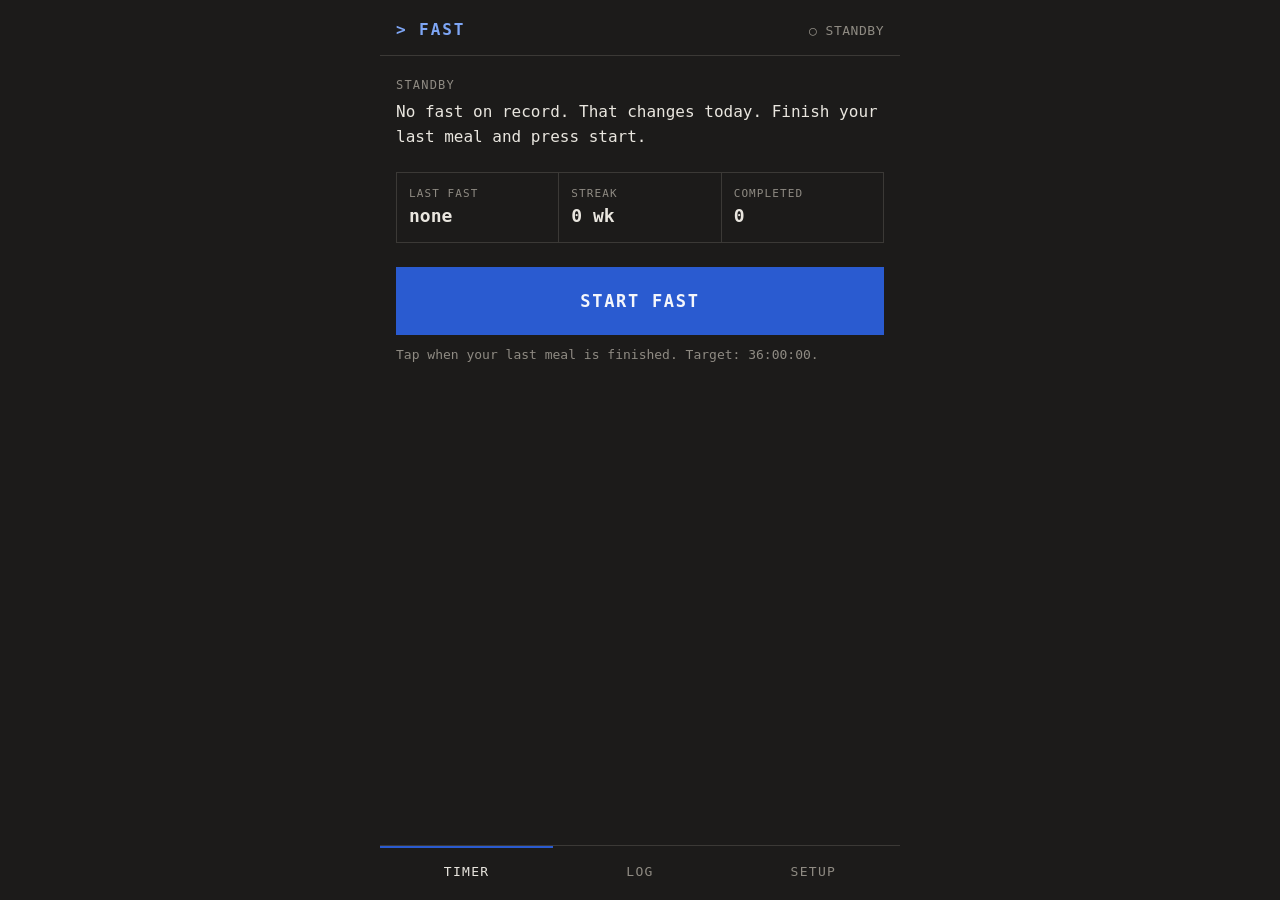
<file: index.html>
<!doctype html>
<html lang="en">
<head>
<meta charset="utf-8">
<meta name="viewport" content="width=device-width, initial-scale=1, viewport-fit=cover">
<meta name="theme-color" content="#1c1b1a">
<meta name="robots" content="noindex">
<title>FAST</title>
<link rel="manifest" href="manifest.webmanifest">
<link rel="icon" href="icons/icon-192.png">
<link rel="apple-touch-icon" href="icons/icon-192.png">
<link rel="stylesheet" href="style.css">
</head>
<body>
<header>
  <span class="logo">&gt; FAST</span>
  <span id="status"></span>
</header>
<main id="view"></main>
<nav>
  <button data-view="timer">TIMER</button>
  <button data-view="log">LOG</button>
  <button data-view="setup">SETUP</button>
</nav>
<script src="content.js"></script>
<script src="core.js"></script>
<script src="app.js"></script>
</body>
</html>
</file>
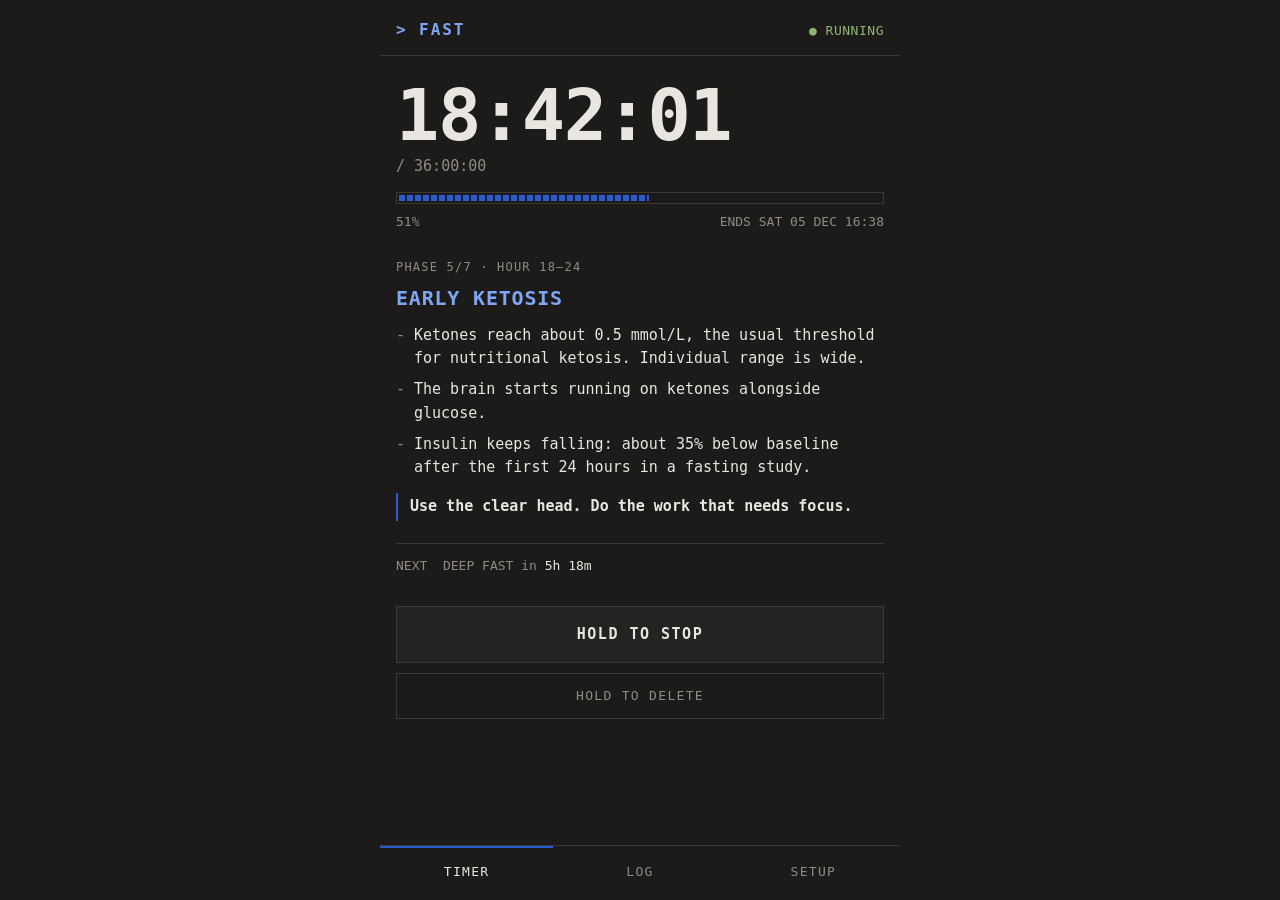
<file: tests/preview.html>
<!doctype html>
<meta charset="utf-8">
<title>FAST preview seed</title>
<!-- Local testing only: seeds a state and opens the app.
     ?s=running&h=18.7 | ?s=idle | ?s=complete | ?s=empty -->
<script>
  const q = new URLSearchParams(location.search);
  const H = 3600e3, D = 24 * H, now = Date.now();
  const done = (daysAgo) => { const start = now - daysAgo * D - 36 * H; return { id: 'F' + start.toString(36), start, end: start + 36 * H }; };
  const log = [done(6), done(13), { id: 'Fx', start: now - 20 * D, end: now - 20 * D + 21.66 * H }, done(27)];
  const s = { active: null, log, ack: null, sync: { url: '', key: '', last: 0, error: '' }, queue: [] };
  const mode = q.get('s') || 'running';
  if (mode === 'running') s.active = { id: 'Fr', start: now - Number(q.get('h') || 18.7) * H, end: null };
  if (mode === 'complete') s.active = { id: 'Fc', start: now - 36.01 * H, end: null };
  if (mode === 'empty') s.log = [];
  localStorage.setItem('fast.v1', JSON.stringify(s));
  location.replace('../index.html');
</script>
</file>
<file: style.css>
:root {
  --bg: #1c1b1a;
  --panel: #242321;
  --fg: #e9e6df;
  --dim: #8f8b83;
  --line: #3b3936;
  --acc: #2a5bd0;
  --acc-text: #7ea6f5;
  --ok: #8fb573;
  --warn: #e0a84e;
  --mono: ui-monospace, "JetBrains Mono", "Cascadia Mono", "Roboto Mono", Menlo, Consolas, monospace;
}

* { box-sizing: border-box; -webkit-tap-highlight-color: transparent; }

html, body { margin: 0; height: 100%; background: var(--bg); }

body {
  color: var(--fg);
  font: 15px/1.55 var(--mono);
  display: flex;
  flex-direction: column;
  max-width: 520px;
  margin: 0 auto;
  padding: env(safe-area-inset-top) 0 env(safe-area-inset-bottom);
  overscroll-behavior-y: none;
}

header {
  display: flex;
  justify-content: space-between;
  align-items: baseline;
  padding: 18px 16px 12px;
  border-bottom: 1px solid var(--line);
  font-size: 13px;
  color: var(--dim);
  letter-spacing: .04em;
}
.logo { color: var(--acc-text); font-weight: 700; font-size: 16px; letter-spacing: .12em; }
.on { color: var(--ok); }
.warn { color: var(--warn); }

main { flex: 1; overflow-y: auto; padding: 20px 16px 24px; }

nav { display: flex; border-top: 1px solid var(--line); }
nav button {
  flex: 1;
  background: none;
  border: 0;
  color: var(--dim);
  font: inherit;
  font-size: 13px;
  letter-spacing: .1em;
  padding: 16px 0 18px;
}
nav button.active { color: var(--fg); box-shadow: inset 0 2px 0 var(--acc); }

.label { color: var(--dim); font-size: 12px; letter-spacing: .1em; margin-bottom: 6px; }
h2 { margin: 0 0 10px; font-size: 20px; font-weight: 700; letter-spacing: .04em; color: var(--acc-text); }
p { margin: 0 0 12px; }
.lead { font-size: 16px; }
.hint { color: var(--dim); font-size: 13px; }
.flash { border-left: 2px solid var(--acc); padding: 2px 0 2px 12px; margin-bottom: 20px; }

.block { margin-bottom: 22px; }

.clockwrap { margin-bottom: 26px; }
.clock {
  font-size: clamp(44px, 15vw, 72px);
  font-weight: 700;
  line-height: 1.1;
  letter-spacing: -.02em;
  font-variant-numeric: tabular-nums;
}
.goal { color: var(--dim); margin-bottom: 14px; }
.done .clock { color: var(--ok); margin-bottom: 14px; }
.done .label { color: var(--ok); }

.bar { height: 12px; border: 1px solid var(--line); padding: 2px; }
#fill {
  height: 100%;
  background: repeating-linear-gradient(90deg, var(--acc) 0 6px, transparent 6px 8px);
  transition: width .5s linear;
}
.done #fill { background: repeating-linear-gradient(90deg, var(--ok) 0 6px, transparent 6px 8px); }

.row { display: flex; justify-content: space-between; color: var(--dim); font-size: 13px; margin-top: 8px; }

.facts { margin: 0 0 14px; padding: 0; list-style: none; }
.facts li { position: relative; padding-left: 18px; margin-bottom: 8px; }
.facts li::before { content: "-"; position: absolute; left: 0; color: var(--dim); }
.facts.small { font-size: 13px; color: var(--dim); }
.thin { color: var(--warn); font-size: 12px; white-space: nowrap; }

.order { border-left: 2px solid var(--acc); padding: 2px 0 2px 12px; font-weight: 700; }

.next { color: var(--dim); font-size: 13px; padding: 12px 0; border-top: 1px solid var(--line); margin-bottom: 18px; }
.next span { color: var(--fg); }

.stats { display: grid; grid-template-columns: repeat(3, 1fr); gap: 1px; background: var(--line); border: 1px solid var(--line); margin-bottom: 24px; }
.stats.four { grid-template-columns: repeat(2, 1fr); }
.stat { background: var(--bg); padding: 12px; }
.stat span { display: block; color: var(--dim); font-size: 11px; letter-spacing: .1em; }
.stat b { font-size: 18px; font-weight: 700; }

.actions { display: flex; flex-direction: column; gap: 10px; }
.btn {
  position: relative;
  overflow: hidden;
  width: 100%;
  background: var(--panel);
  border: 1px solid var(--line);
  color: var(--fg);
  font: inherit;
  font-weight: 700;
  letter-spacing: .1em;
  padding: 16px;
  user-select: none;
  -webkit-user-select: none;
  touch-action: manipulation;
}
.btn.primary { background: var(--acc); border-color: var(--acc); color: #f4f6fb; padding: 20px; font-size: 17px; }
.btn.quiet { background: none; color: var(--dim); font-weight: 400; font-size: 13px; padding: 12px; }
.btn:active { filter: brightness(1.15); }

.hold { touch-action: none; }
.hold span { position: relative; }
.hold::before {
  content: "";
  position: absolute;
  inset: 0 100% 0 0;
  background: var(--acc);
  opacity: .7;
}
.hold.holding::before { inset: 0; transition: inset 1.5s linear; }

.log { list-style: none; margin: 0; padding: 0; border-top: 1px solid var(--line); }
.log li { border-bottom: 1px solid var(--line); }
.entry {
  display: grid;
  grid-template-columns: 1fr auto 92px;
  gap: 12px;
  width: 100%;
  background: none;
  border: 0;
  color: var(--fg);
  font: inherit;
  text-align: left;
  padding: 14px 0;
  font-variant-numeric: tabular-nums;
}
.tag { font-size: 12px; text-align: right; align-self: center; letter-spacing: .06em; }
.ok .tag { color: var(--ok); }
.no .tag { color: var(--dim); }
.detail { color: var(--dim); font-size: 13px; padding: 0 0 14px; }
.detail .btn { margin-top: 12px; }

label { display: block; color: var(--dim); font-size: 12px; letter-spacing: .1em; margin-bottom: 12px; }
input {
  display: block;
  width: 100%;
  margin-top: 6px;
  background: var(--panel);
  border: 1px solid var(--line);
  color: var(--fg);
  font: inherit;
  font-size: 14px;
  letter-spacing: 0;
  padding: 12px;
}
input:focus, .btn:focus-visible, nav button:focus-visible, .entry:focus-visible { outline: 1px solid var(--acc); outline-offset: 2px; }
</file>
